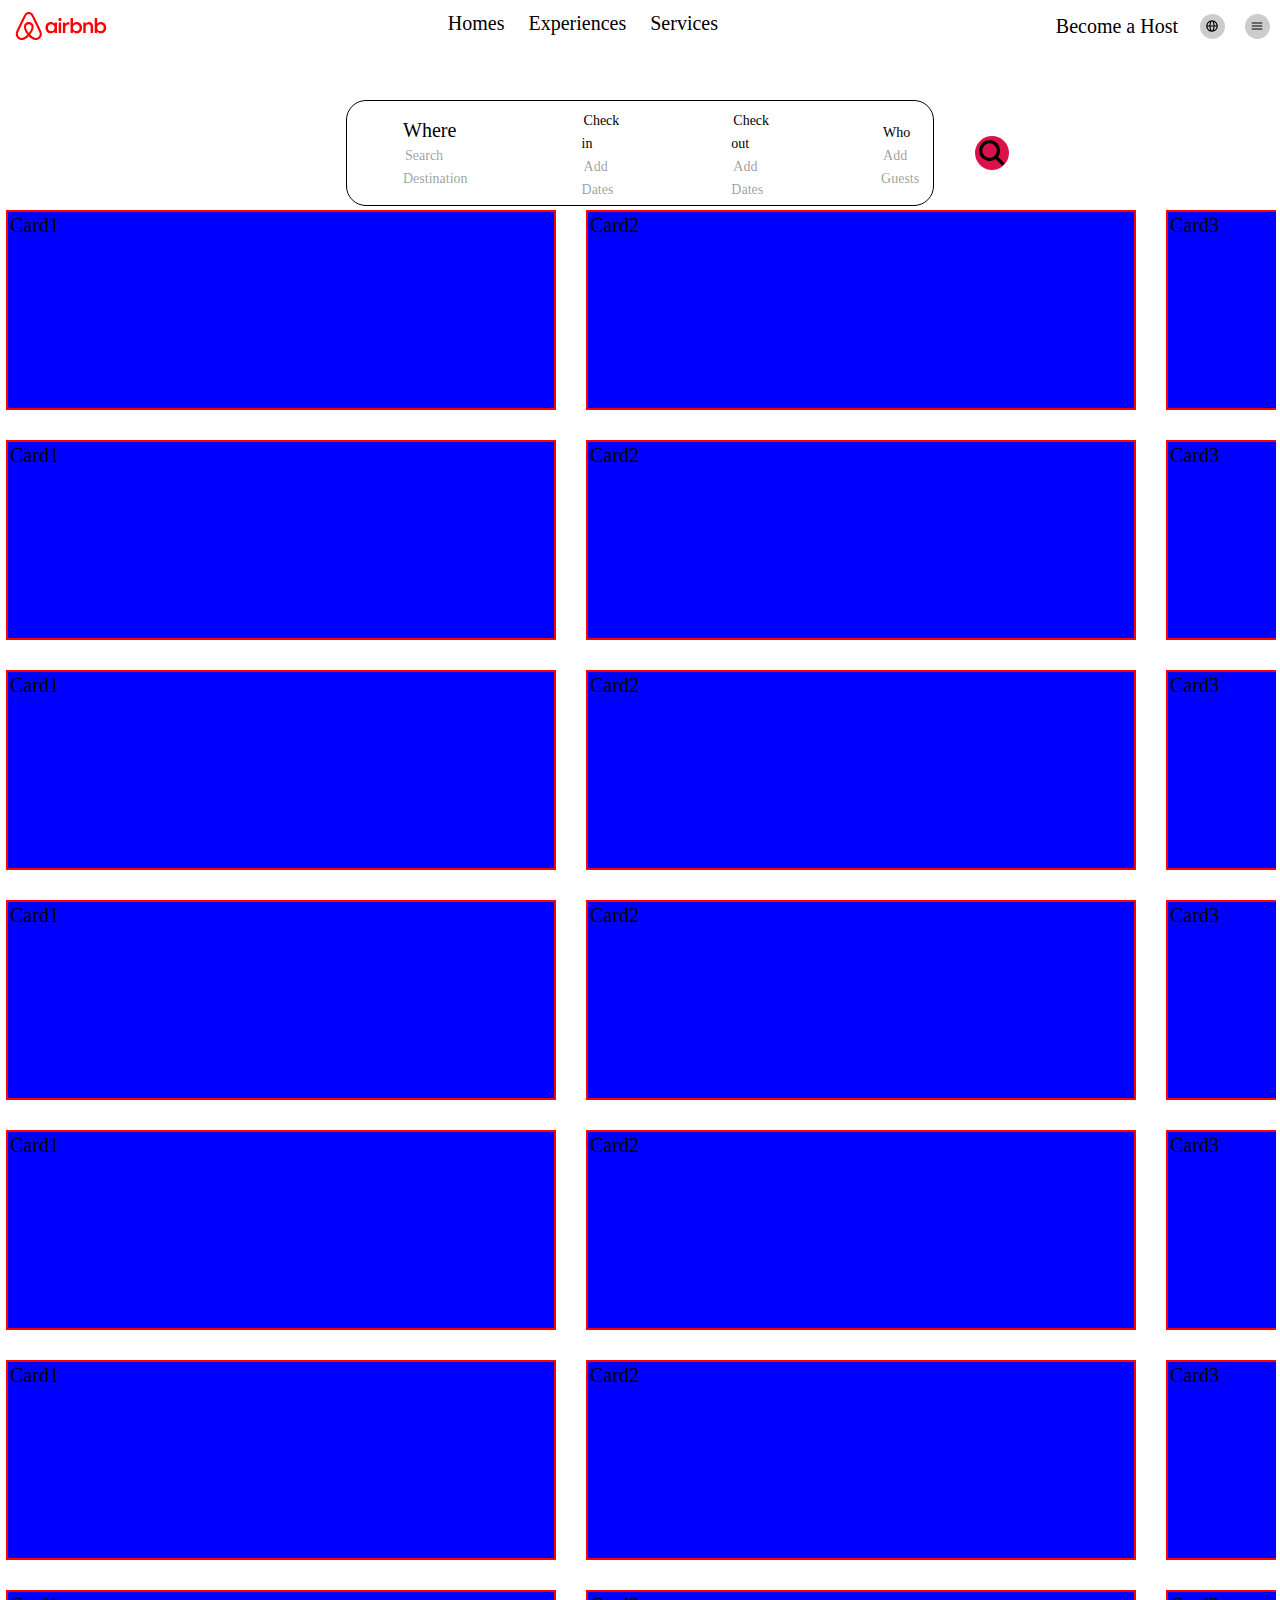
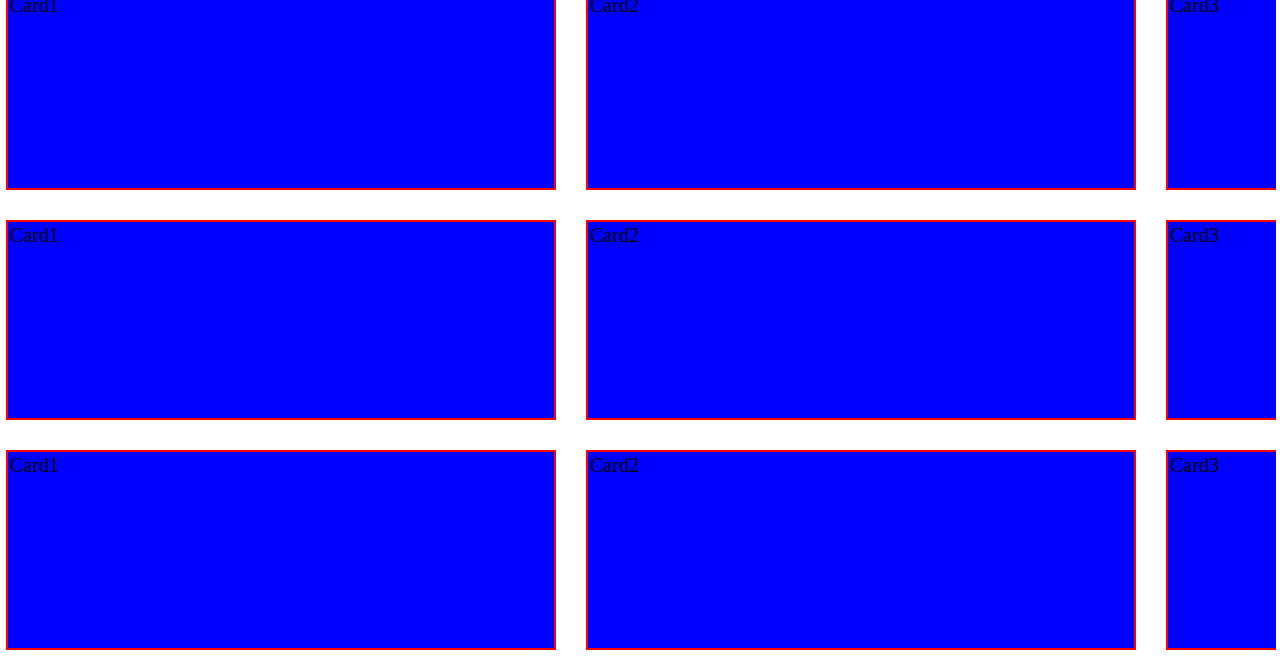
<file: index.html>
<!DOCTYPE html>
<html lang="en">
  <head>
    <meta charset="UTF-8" />
    <meta name="viewport" content="width=device-width, initial-scale=1.0" />
    <title>Document</title>
    <link rel="stylesheet" href="./style.css" />
  </head>
  <body>
    <div>
      <div class="nav_container">
        <div class="image">
          <svg
            width="102"
            height="32"
            viewBox="0 0 3490 1080"
            style="display: block"
          >
            <path
              d="M1494.71 456.953C1458.28 412.178 1408.46 389.892 1349.68 389.892C1233.51 389.892 1146.18 481.906 1146.18 605.892C1146.18 729.877 1233.51 821.892 1349.68 821.892C1408.46 821.892 1458.28 799.605 1494.71 754.83L1500.95 810.195H1589.84V401.588H1500.95L1494.71 456.953ZM1369.18 736.895C1295.33 736.895 1242.08 683.41 1242.08 605.892C1242.08 528.373 1295.33 474.888 1369.18 474.888C1443.02 474.888 1495.49 529.153 1495.49 605.892C1495.49 682.63 1443.8 736.895 1369.18 736.895ZM1656.11 810.195H1750.46V401.588H1656.11V810.195ZM948.912 666.715C875.618 506.859 795.308 344.664 713.438 184.809C698.623 155.177 670.554 98.2527 645.603 67.8412C609.736 24.1733 556.715 0.779785 502.915 0.779785C449.115 0.779785 396.094 24.1733 360.227 67.8412C335.277 98.2527 307.207 155.177 292.392 184.809C210.522 344.664 130.212 506.859 56.9187 666.715C47.5621 687.769 24.9504 737.675 16.3736 760.289C6.2373 787.581 0.779297 817.213 0.779297 846.845C0.779297 975.509 101.362 1079.22 235.473 1079.22C346.193 1079.22 434.3 1008.26 502.915 934.18C571.53 1008.26 659.638 1079.22 770.357 1079.22C904.468 1079.22 1005.83 975.509 1005.83 846.845C1005.83 817.213 999.593 787.581 989.457 760.289C980.88 737.675 958.268 687.769 948.912 666.715ZM502.915 810.195C447.555 738.455 396.094 649.56 396.094 577.819C396.094 506.079 446.776 470.209 502.915 470.209C559.055 470.209 610.516 508.419 610.516 577.819C610.516 647.22 558.275 738.455 502.915 810.195ZM770.357 998.902C688.362 998.902 618.032 941.557 555.741 872.656C619.966 792.541 690.826 679.121 690.826 577.819C690.826 458.513 598.04 389.892 502.915 389.892C407.79 389.892 315.784 458.513 315.784 577.819C315.784 679.098 386.145 792.478 450.144 872.593C387.845 941.526 317.491 998.902 235.473 998.902C146.586 998.902 81.0898 931.061 81.0898 846.845C81.0898 826.57 84.2087 807.856 91.2261 788.361C98.2436 770.426 120.855 720.52 130.212 701.025C203.505 541.17 282.256 380.534 364.126 220.679C378.941 191.047 403.891 141.921 422.605 119.307C442.877 94.3538 470.947 81.0975 502.915 81.0975C534.883 81.0975 562.953 94.3538 583.226 119.307C601.939 141.921 626.89 191.047 641.704 220.679C723.574 380.534 802.325 541.17 875.618 701.025C884.975 720.52 907.587 770.426 914.604 788.361C921.622 807.856 925.52 826.57 925.52 846.845C925.52 931.061 859.244 998.902 770.357 998.902ZM3285.71 389.892C3226.91 389.892 3175.97 413.098 3139.91 456.953V226.917H3045.56V810.195H3134.45L3140.69 754.83C3177.12 799.605 3226.94 821.892 3285.71 821.892C3401.89 821.892 3489.22 729.877 3489.22 605.892C3489.22 481.906 3401.89 389.892 3285.71 389.892ZM3266.22 736.895C3191.6 736.895 3139.91 682.63 3139.91 605.892C3139.91 529.153 3191.6 474.888 3266.22 474.888C3340.85 474.888 3393.32 528.373 3393.32 605.892C3393.32 683.41 3340.07 736.895 3266.22 736.895ZM2827.24 389.892C2766.15 389.892 2723.56 418.182 2699.37 456.953L2693.13 401.588H2604.24V810.195H2698.59V573.921C2698.59 516.217 2741.47 474.888 2800.73 474.888C2856.87 474.888 2888.84 513.097 2888.84 578.599V810.195H2983.19V566.903C2983.19 457.733 2923.15 389.892 2827.24 389.892ZM1911.86 460.072L1905.62 401.588H1816.73V810.195H1911.08V604.332C1911.08 532.592 1954.74 486.585 2027.26 486.585C2042.85 486.585 2058.44 488.144 2070.92 492.043V401.588C2059.22 396.91 2044.41 395.35 2028.04 395.35C1978.58 395.35 1936.66 421.177 1911.86 460.072ZM2353.96 389.892C2295.15 389.892 2244.21 413.098 2208.15 456.953V226.917H2113.8V810.195H2202.69L2208.93 754.83C2245.36 799.605 2295.18 821.892 2353.96 821.892C2470.13 821.892 2557.46 729.877 2557.46 605.892C2557.46 481.906 2470.13 389.892 2353.96 389.892ZM2334.46 736.895C2259.84 736.895 2208.15 682.63 2208.15 605.892C2208.15 529.153 2259.84 474.888 2334.46 474.888C2409.09 474.888 2461.56 528.373 2461.56 605.892C2461.56 683.41 2408.31 736.895 2334.46 736.895ZM1703.28 226.917C1669.48 226.917 1642.08 254.326 1642.08 288.13C1642.08 321.934 1669.48 349.343 1703.28 349.343C1737.09 349.343 1764.49 321.934 1764.49 288.13C1764.49 254.326 1737.09 226.917 1703.28 226.917Z"
              fill="currentcolor"
            ></path>
          </svg>
        </div>
        <div class="nav_link">
          <div>Homes</div>
          <div>Experiences</div>
          <div>Services</div>
        </div>
        <div class="second-navbar">
          <div class="navlinks">SHome</div>
          <div class="navlinks">SExperiences</div>
          <div class="navlinks">SServices</div>
        </div>
        <div class="nav_right">
          <span>Become a Host</span>
          <div class="globe">
            <svg
              xmlns="http://www.w3.org/2000/svg"
              viewBox="0 0 16 16"
              aria-hidden="true"
              role="presentation"
              focusable="false"
              style="
                display: block;
                height: 16px;
                width: 16px;
                fill: currentcolor;
              "
            >
              <path
                d="M8 .25a7.77 7.77 0 0 1 7.75 7.78 7.75 7.75 0 0 1-7.52 7.72h-.25A7.75 7.75 0 0 1 .25 8.24v-.25A7.75 7.75 0 0 1 8 .25zm1.95 8.5h-3.9c.15 2.9 1.17 5.34 1.88 5.5H8c.68 0 1.72-2.37 1.93-5.23zm4.26 0h-2.76c-.09 1.96-.53 3.78-1.18 5.08A6.26 6.26 0 0 0 14.17 9zm-9.67 0H1.8a6.26 6.26 0 0 0 3.94 5.08 12.59 12.59 0 0 1-1.16-4.7l-.03-.38zm1.2-6.58-.12.05a6.26 6.26 0 0 0-3.83 5.03h2.75c.09-1.83.48-3.54 1.06-4.81zm2.25-.42c-.7 0-1.78 2.51-1.94 5.5h3.9c-.15-2.9-1.18-5.34-1.89-5.5h-.07zm2.28.43.03.05a12.95 12.95 0 0 1 1.15 5.02h2.75a6.28 6.28 0 0 0-3.93-5.07z"
              ></path>
            </svg>
          </div>
          <div class="menu">
            <svg
              xmlns="http://www.w3.org/2000/svg"
              viewBox="0 0 32 32"
              aria-hidden="true"
              role="presentation"
              focusable="false"
              style="
                display: block;
                fill: none;
                height: 16px;
                width: 16px;
                stroke: currentcolor;
                stroke-width: 3;
                overflow: visible;
              "
            >
              <g fill="none"><path d="M2 16h28M2 24h28M2 8h28"></path></g>
            </svg>
          </div>
        </div>
      </div>
    </div>
    <div>
      <div class="main_items">
        <div class="Content a">
          <a href=""
            >Where<br /><span class="sideText">Search Destination</span></a
          >
        </div>
        <div class="lines"></div>
        <div class="Content">
          <a href=""
            ><span>Check in</span><br /><span class="sideText"
              >Add Dates</span
            ></a
          >
        </div>
        <div class="lines"></div>
        <div class="Content">
          <a href=""
            ><span>Check out</span><br /><span class="sideText"
              >Add Dates</span
            ></a
          >
        </div>
        <div class="lines"></div>
        <div class="Content">
          <a href=""
            ><span>Who</span><br /><span class="sideText">Add Guests</span></a
          >
        </div>
        <div class="searchIcon">
          <svg
            xmlns="http://www.w3.org/2000/svg"
            viewBox="0 0 32 32"
            style="
              display: block;
              fill: none;
              height: 30px;
              width: 30px;
              stroke: currentColor;
              stroke-width: 4;
              overflow: visible;
            "
            aria-hidden="true"
            role="presentation"
            focusable="false"
          >
            <path
              fill="none"
              d="M13 24a11 11 0 1 0 0-22 11 11 0 0 0 0 22zm8-3 9 9"
            ></path>
          </svg>
        </div>
      </div>
    </div>
    <div class="bodyClass">
      <div class="cards">Card1</div>
      <div class="cards">Card2</div>
      <div class="cards">Card3</div>
      <div class="cards">Card4</div>
      <div class="cards">Card5</div>
      <div class="cards">Card1</div>
      <div class="cards">Card2</div>
      <div class="cards">Card3</div>
      <div class="cards">Card4</div>
      <div class="cards">Card5</div>
      <div class="cards">Card1</div>
      <div class="cards">Card2</div>
      <div class="cards">Card3</div>
      <div class="cards">Card4</div>
      <div class="cards">Card5</div>
      <div class="cards">Card1</div>
      <div class="cards">Card2</div>
      <div class="cards">Card3</div>
      <div class="cards">Card4</div>
      <div class="cards">Card5</div>
      <div class="cards">Card1</div>
      <div class="cards">Card2</div>
      <div class="cards">Card3</div>
      <div class="cards">Card4</div>
      <div class="cards">Card5</div>
      <div class="cards">Card1</div>
      <div class="cards">Card2</div>
      <div class="cards">Card3</div>
      <div class="cards">Card4</div>
      <div class="cards">Card5</div>
      <div class="cards">Card1</div>
      <div class="cards">Card2</div>
      <div class="cards">Card3</div>
      <div class="cards">Card4</div>
      <div class="cards">Card5</div>
      <div class="cards">Card1</div>
      <div class="cards">Card2</div>
      <div class="cards">Card3</div>
      <div class="cards">Card4</div>
      <div class="cards">Card5</div>
      <div class="cards">Card1</div>
      <div class="cards">Card2</div>
      <div class="cards">Card3</div>
      <div class="cards">Card4</div>
      <div class="cards">Card5</div>
    </div>
  </body>
  <script>
    console.log(document.URL);
  </script>
  <script src="main.js"></script>
</html>
</file>
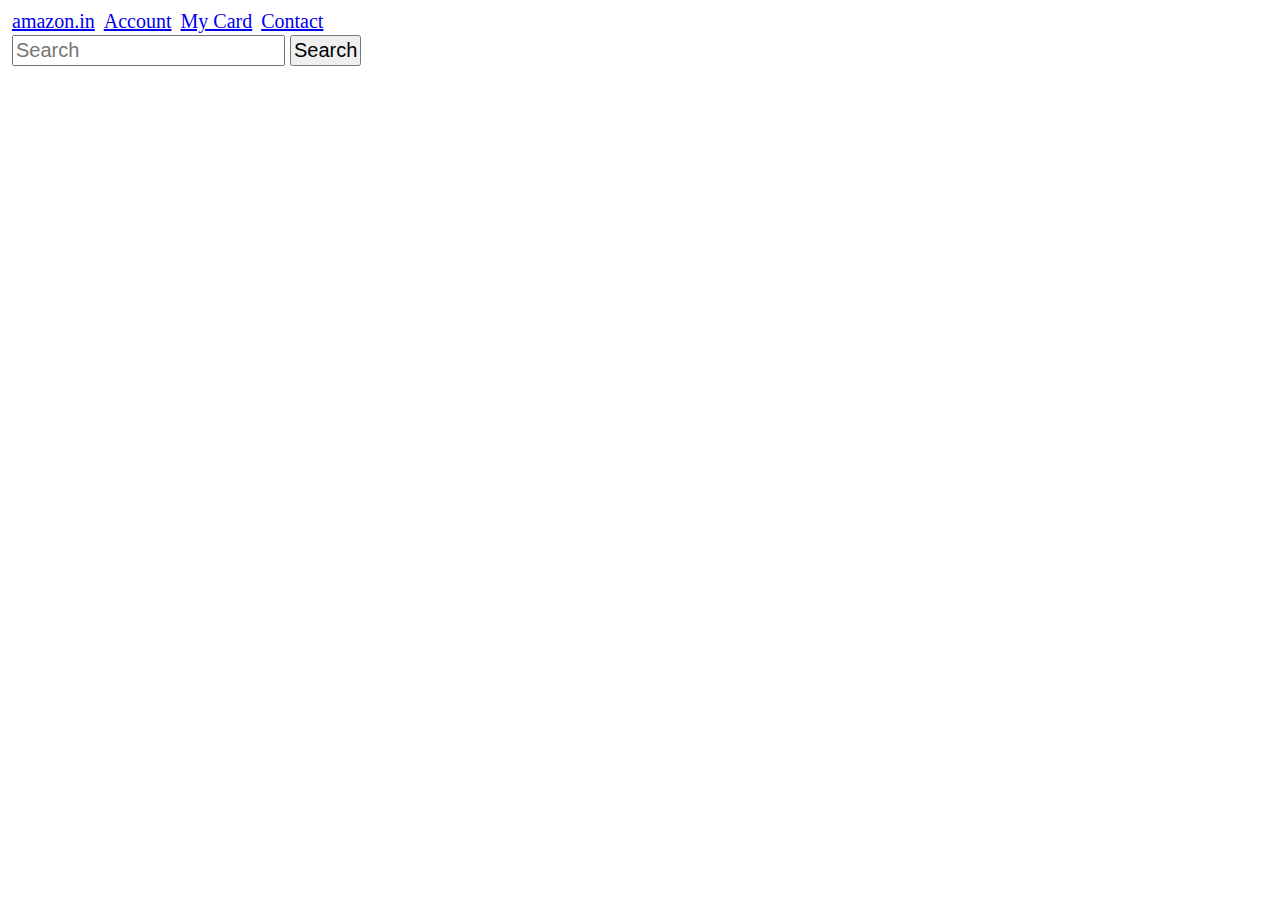
<file: CSS/index.html>
<!DOCTYPE html>
<html lang="en">
  <head>
    <meta charset="UTF-8" />
    <meta name="viewport" content="width=device-width, initial-scale=1.0" />
    <title>Document</title>
    <link rel="stylesheet" href="/style.css" />
    <!-- <style>
      button {
        background-color: blue;
      }
    </style> -->
  </head>
  <body>
    <main>
      <!-- <div id="box">This is a div</div>
      <h1 class="heading">Heading 1</h1>
      <h2 class="heading">Heading 2</h2>
      <h3 class="heading">Heading 3</h3>
      <button>Click Me!</button> -->
      <!-- <h1>heading</h1>
      <p>
        Lorem ipsum dolor, sit amet consectetur adipisicing elit. Aliquam
        voluptatum maxime incidunt, dignissimos, atque vitae iusto voluptatibus
        soluta consequuntur minima fuga labore ipsum illum modi recusandae et
        nisi! Quisquam, ducimus? Accusamus, voluptas vitae itaque minus sed
        eligendi necessitatibus nulla quos perferendis, cum quas odit facilis
        enim corrupti nobis natus qui magnam alias quae error. Dolor quis
        laudantium fugiat explicabo ut. Vel ullam, nemo libero beatae blanditiis
        doloribus quia voluptatibus, earum error veniam perspiciatis sequi
        ratione rem? Sit voluptas nam eum quae laborum. Sequi distinctio
        exercitationem repellat odit nostrum ex velit? Nemo, corporis laborum
        nisi esse totam, repellendus impedit temporibus odio inventore modi,
        asperiores tenetur nam vel tempore nulla ex quos facilis. Qui
        repellendus perspiciatis debitis ducimus, suscipit officiis ratione
        nobis? Hic dolores suscipit error, inventore, deserunt vero non, enim
        eum eaque consectetur vitae sapiente! Fugiat adipisci eos accusamus
        provident sapiente reprehenderit voluptate quibusdam, tenetur, at totam
        fugit dolorum eveniet recusandae!
      </p>
      <div id="outer">
        Outer
        <div id="inner">Inner</div>
      </div>
      <div id="box">Box</div> -->
      <div id="container">
        <div class="nav">
          <a class="logo" href="#">amazon.in</a>
          <a href="#">Account</a>
          <a href="#">My Card</a>
          <a href="#">Contact</a>
          <div class="search">
            <input type="text" placeholder="Search" />
            <button id="btn">Search</button>
          </div>
        </div>
      </div>
    </main>
  </body>
</html>
</file>
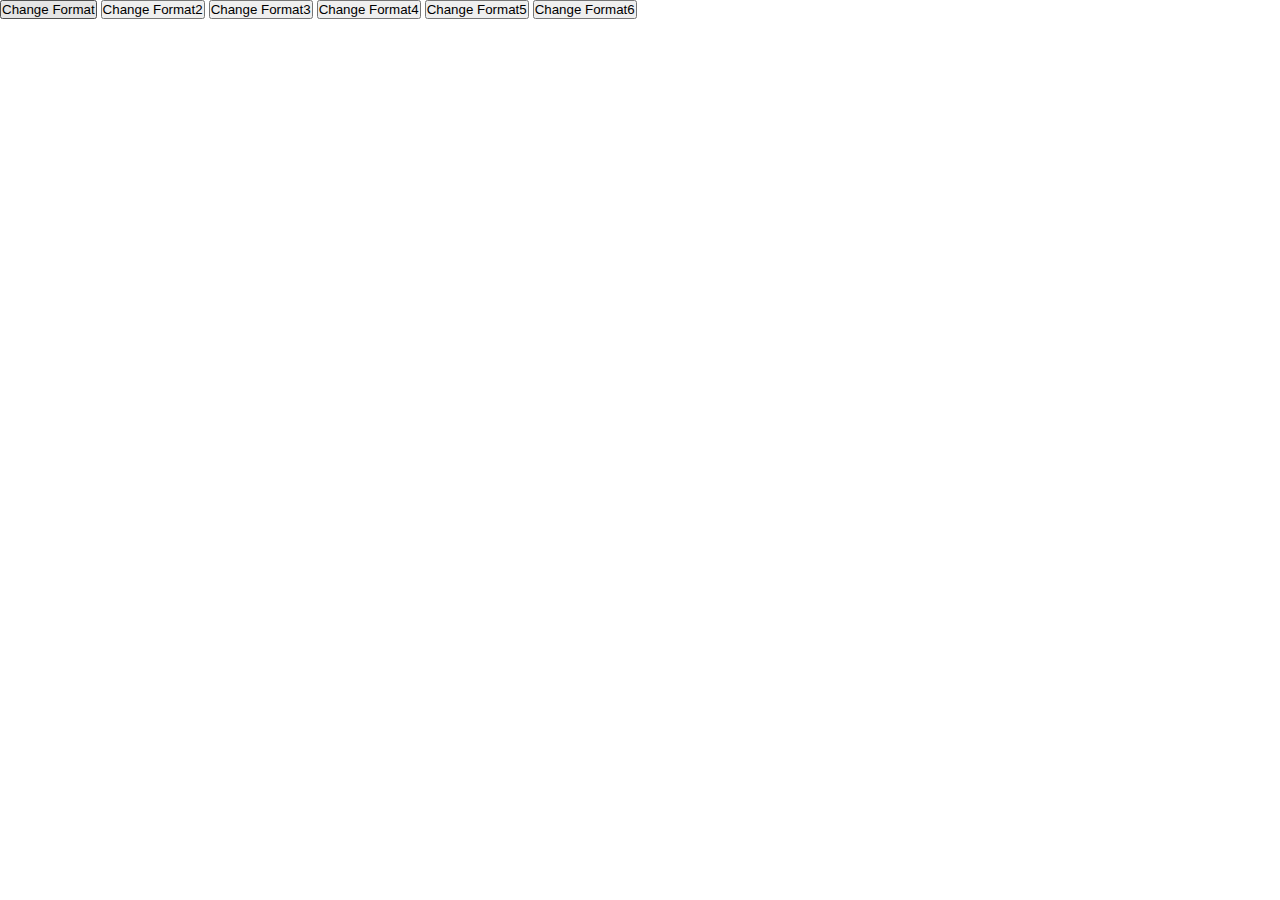
<file: dommanipulation/index.html>
<!DOCTYPE html>
<html lang="en">
  <head>
    <meta charset="UTF-8" />
    <meta name="viewport" content="width=device-width, initial-scale=1.0" />
    <title>Document</title>
    <link rel="stylesheet" href="style.css" />
  </head>
  <body>
    <!-- <button onclick="reset()">Click Here if you are a guy</button> -->
    <!-- <button onclick="changeText()">Click here if you are a girl</button> -->
    <button onclick="btn(btn1)" class="test active">Change Format</button>
    <button onclick="btn(btn2)" class="test">Change Format2</button>
    <button onclick="btn(btn3)" class="test">Change Format3</button>
    <button onclick="btn(btn4)" class="test">Change Format4</button>
    <button onclick="btn(btn5)" class="test">Change Format5</button>
    <button onclick="btn(btn6)" class="test">Change Format6</button>
    <!-- <p id="changeIt">This <a href="target.html">is</a> old paragraph</p> -->

    <script src="main.js"></script>
  </body>
</html>
</file>
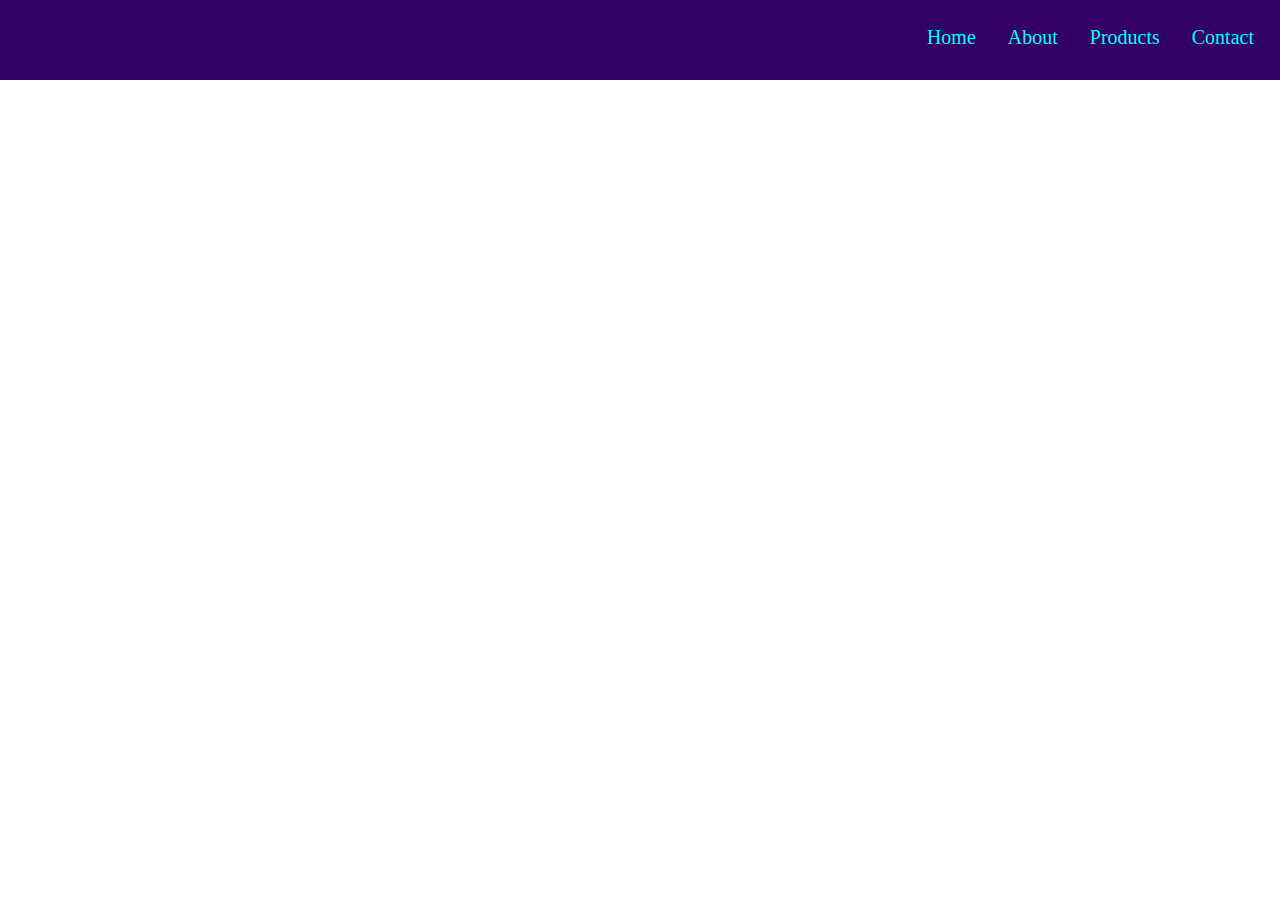
<file: training/index.html>
<!-- <!DOCTYPE html>
<html lang="en">
  <head>
    <meta charset="UTF-8" />
    <meta name="viewport" content="width=device-width, initial-scale=1.0" />
    <title>Document</title>
    <link rel="stylesheet" href="./style.css" />
  </head>
  <body>
    <main>
      <div id="container">
        <div class="main_container">
          <div class="image_container">
            <img src="/images/boat.jpg" alt="Boat" />
          </div>
          <div class="content_container">
            Content<br />
            Container Name<br />
            <pre> 1.7M Views.&nbsp;2 years ago</pre>
          </div>
        </div>
      </div>
    </main>
  </body>
</html> -->

<!--Second Class-->

<!DOCTYPE html>
<html lang="en">
  <head>
    <meta charset="UTF-8" />
    <meta name="viewport" content="width=device-width, initial-scale=1.0" />
    <title>Document</title>
    <link rel="stylesheet" href="style.css" />
  </head>
  <body>
    <main>
      <div class="container">
        <div class="nav_bar">
          <a href="#">Home</a>
          <a href="#">About</a>
          <a href="#">Products</a>
          <a href="#">Contact</a>
        </div>
      </div>
    </main>
  </body>
</html>
</file>
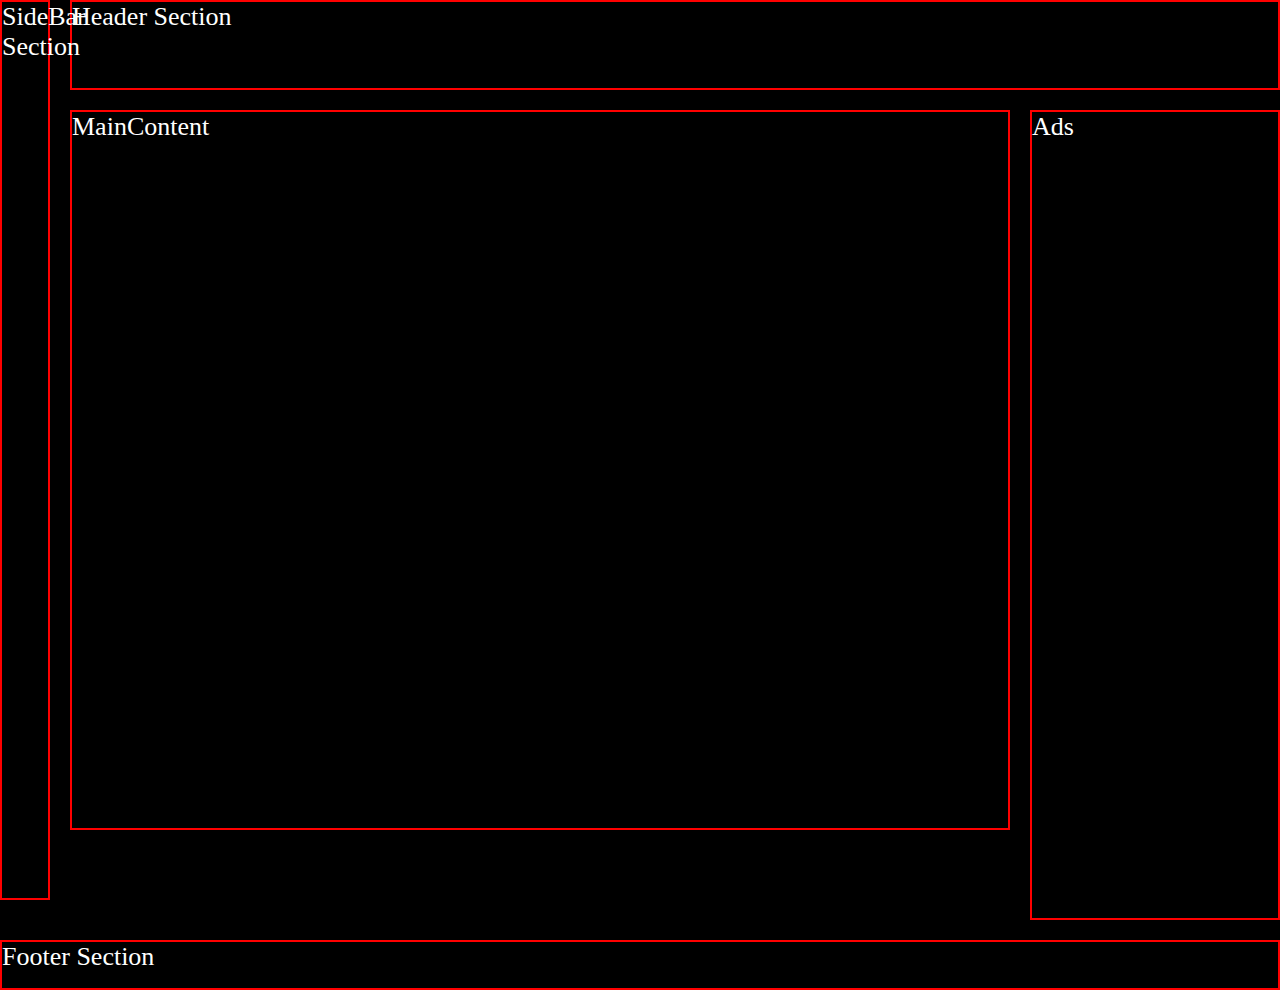
<file: gridlearing/another/index.html>
<!DOCTYPE html>
<html lang="en">
  <head>
    <meta charset="UTF-8" />
    <meta name="viewport" content="width=device-width, initial-scale=1.0" />
    <title>MERN-CLASS-4</title>
    <link rel="stylesheet" href="./style.css" />
  </head>
  <body>
    <div class="container">
      <div class="items header">Header Section</div>
      <div class="items sidebar">SideBar Section</div>
      <div class="items maincontent">MainContent</div>
      <div class="items aside">Ads</div>
      <div class="items footer">Footer Section</div>
    </div>
  </body>
</html>
</file>
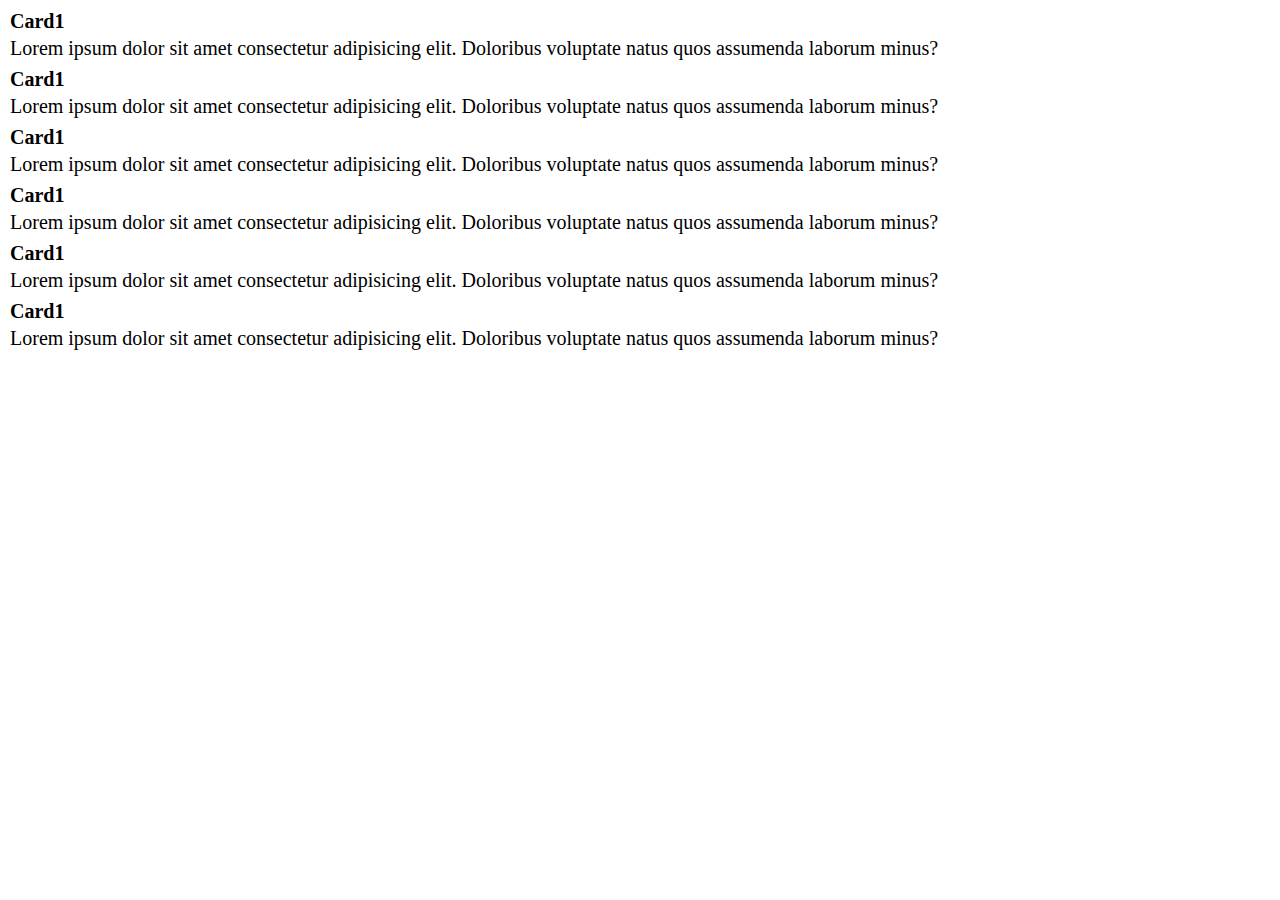
<file: gridlearing/csscards/index.html>
<!DOCTYPE html>
<html lang="en">
  <head>
    <meta charset="UTF-8" />
    <meta name="viewport" content="width=device-width, initial-scale=1.0" />
    <title>Document</title>
    <link rel="stylesheet" href="/style.css"
  </head>
  <body>
    <div class="main">
      <div class="item">
        <h2>Card1</h2>
        <p>
          Lorem ipsum dolor sit amet consectetur adipisicing elit. Doloribus
          voluptate natus quos assumenda laborum minus?
        </p>
      </div>
      <div class="item">
        <h2>Card1</h2>
        <p>
          Lorem ipsum dolor sit amet consectetur adipisicing elit. Doloribus
          voluptate natus quos assumenda laborum minus?
        </p>
      </div>
      <div class="item">
        <h2>Card1</h2>
        <p>
          Lorem ipsum dolor sit amet consectetur adipisicing elit. Doloribus
          voluptate natus quos assumenda laborum minus?
        </p>
      </div>
      <div class="item">
        <h2>Card1</h2>
        <p>
          Lorem ipsum dolor sit amet consectetur adipisicing elit. Doloribus
          voluptate natus quos assumenda laborum minus?
        </p>
      </div>
      <div class="item">
        <h2>Card1</h2>
        <p>
          Lorem ipsum dolor sit amet consectetur adipisicing elit. Doloribus
          voluptate natus quos assumenda laborum minus?
        </p>
      </div>
      <div class="item">
        <h2>Card1</h2>
        <p>
          Lorem ipsum dolor sit amet consectetur adipisicing elit. Doloribus
          voluptate natus quos assumenda laborum minus?
        </p>
      </div>
    </div>
  </body>
</html>
</file>
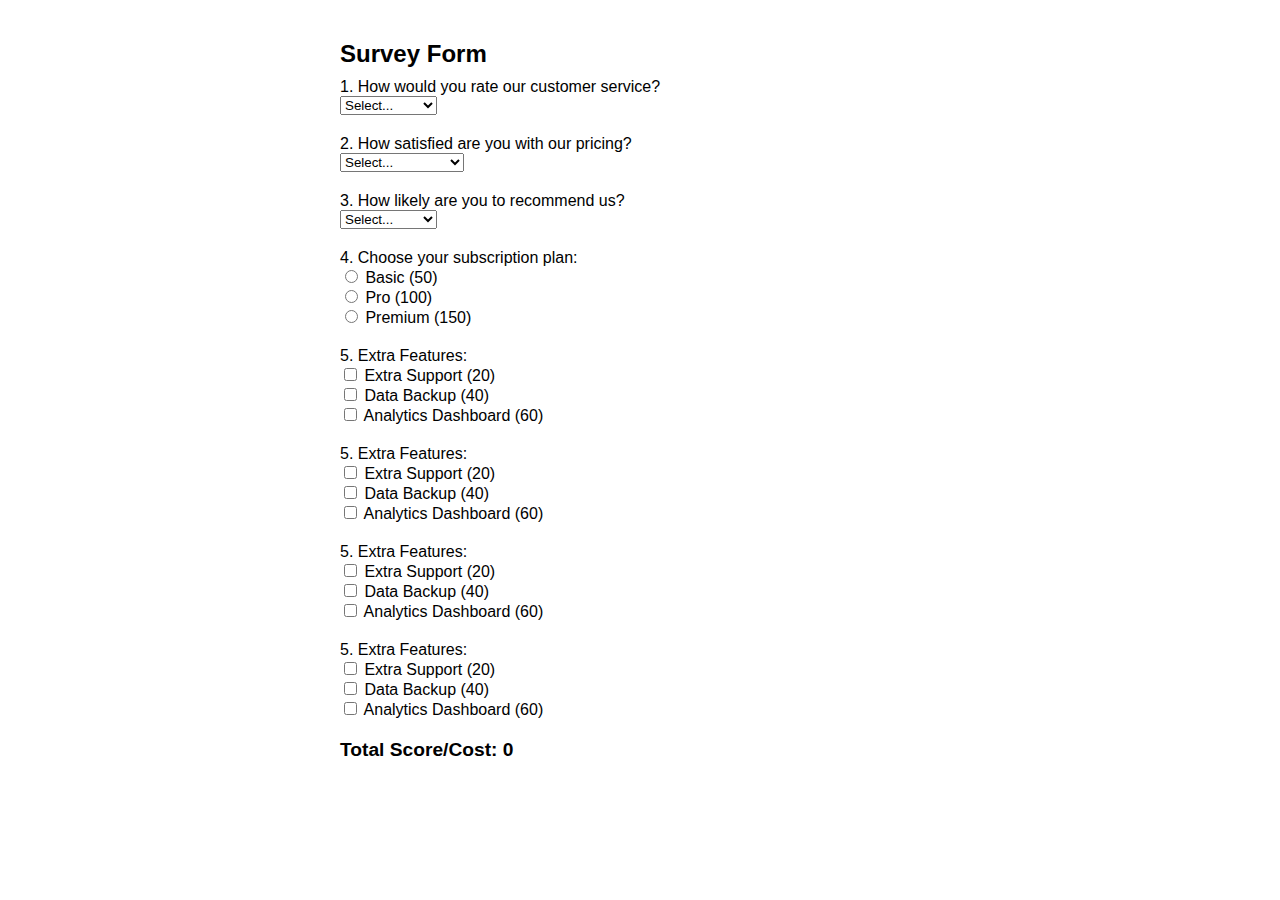
<file: gridlearing/gridmenu/index.html>
<!DOCTYPE html>
<html lang="en">
  <head>
    <meta charset="UTF-8" />
    <title>Multi-question Scoring Form</title>
    <style>
      body {
        font-family: Arial;
        padding: 20px;
        max-width: 600px;
        margin: auto;
      }
      h2 {
        margin-bottom: 10px;
      }
      .question {
        margin-bottom: 20px;
      }
      .total {
        font-weight: bold;
        font-size: 1.2em;
        margin-top: 20px;
      }
    </style>
  </head>
  <body>
    <h2>Survey Form</h2>

    <form id="scoreForm">
      <!-- Question 1 -->
      <div class="question">
        <label>1. How would you rate our customer service?</label><br />
        <select name="q1" class="question-select">
          <option value="0">Select...</option>
          <option value="1">Poor (1)</option>
          <option value="3">Good (3)</option>
          <option value="5">Excellent (5)</option>
        </select>
      </div>

      <!-- Question 2 -->
      <div class="question">
        <label>2. How satisfied are you with our pricing?</label><br />
        <select name="q2" class="question-select">
          <option value="0">Select...</option>
          <option value="1">Not Satisfied (1)</option>
          <option value="3">Okay (3)</option>
          <option value="5">Very Satisfied (5)</option>
        </select>
      </div>

      <!-- Question 3 -->
      <div class="question">
        <label>3. How likely are you to recommend us?</label><br />
        <select name="q3" class="question-select">
          <option value="0">Select...</option>
          <option value="1">Unlikely (1)</option>
          <option value="3">Maybe (3)</option>
          <option value="5">Definitely (5)</option>
        </select>
      </div>

      <!-- Question 4 -->
      <div class="question">
        <label>4. Choose your subscription plan:</label><br />
        <input type="radio" name="plan" value="50" /> Basic (50)<br />
        <input type="radio" name="plan" value="100" /> Pro (100)<br />
        <input type="radio" name="plan" value="150" /> Premium (150)
      </div>

      <!-- Additional Features -->
      <div class="question">
        <label>5. Extra Features:</label><br />
        <input type="checkbox" name="extras" value="20" /> Extra Support (20)<br />
        <input type="checkbox" name="extras" value="40" /> Data Backup (40)<br />
        <input type="checkbox" name="extras" value="60" /> Analytics Dashboard
        (60)
      </div>
      <div class="question">
        <label>5. Extra Features:</label><br />
        <input type="checkbox" name="extras" value="20" /> Extra Support (20)<br />
        <input type="checkbox" name="extras" value="40" /> Data Backup (40)<br />
        <input type="checkbox" name="extras" value="60" /> Analytics Dashboard
        (60)
      </div>
      <div class="question">
        <label>5. Extra Features:</label><br />
        <input type="checkbox" name="extras" value="20" /> Extra Support (20)<br />
        <input type="checkbox" name="extras" value="40" /> Data Backup (40)<br />
        <input type="checkbox" name="extras" value="60" /> Analytics Dashboard
        (60)
      </div>
      <div class="question">
        <label>5. Extra Features:</label><br />
        <input type="checkbox" name="extras" value="20" /> Extra Support (20)<br />
        <input type="checkbox" name="extras" value="40" /> Data Backup (40)<br />
        <input type="checkbox" name="extras" value="60" /> Analytics Dashboard
        (60)
      </div>

      <!-- Total Score -->
      <div class="total">Total Score/Cost: <span id="total">0</span></div>
    </form>

    <script>
      const form = document.getElementById("scoreForm");
      const totalDisplay = document.getElementById("total");

      form.addEventListener("change", () => {
        let total = 0;

        // Select questions
        document.querySelectorAll(".question-select").forEach((select) => {
          total += parseInt(select.value) || 0;
        });

        // Radio group (plan)
        const selectedPlan = document.querySelector(
          'input[name="plan"]:checked'
        );
        if (selectedPlan) {
          total += parseInt(selectedPlan.value) || 0;
        }

        // Checkboxes (extras)
        document
          .querySelectorAll('input[name="extras"]:checked')
          .forEach((checkbox) => {
            total += parseInt(checkbox.value) || 0;
          });

        // Show total
        totalDisplay.textContent = total;
      });
    </script>
  </body>
</html>
</file>
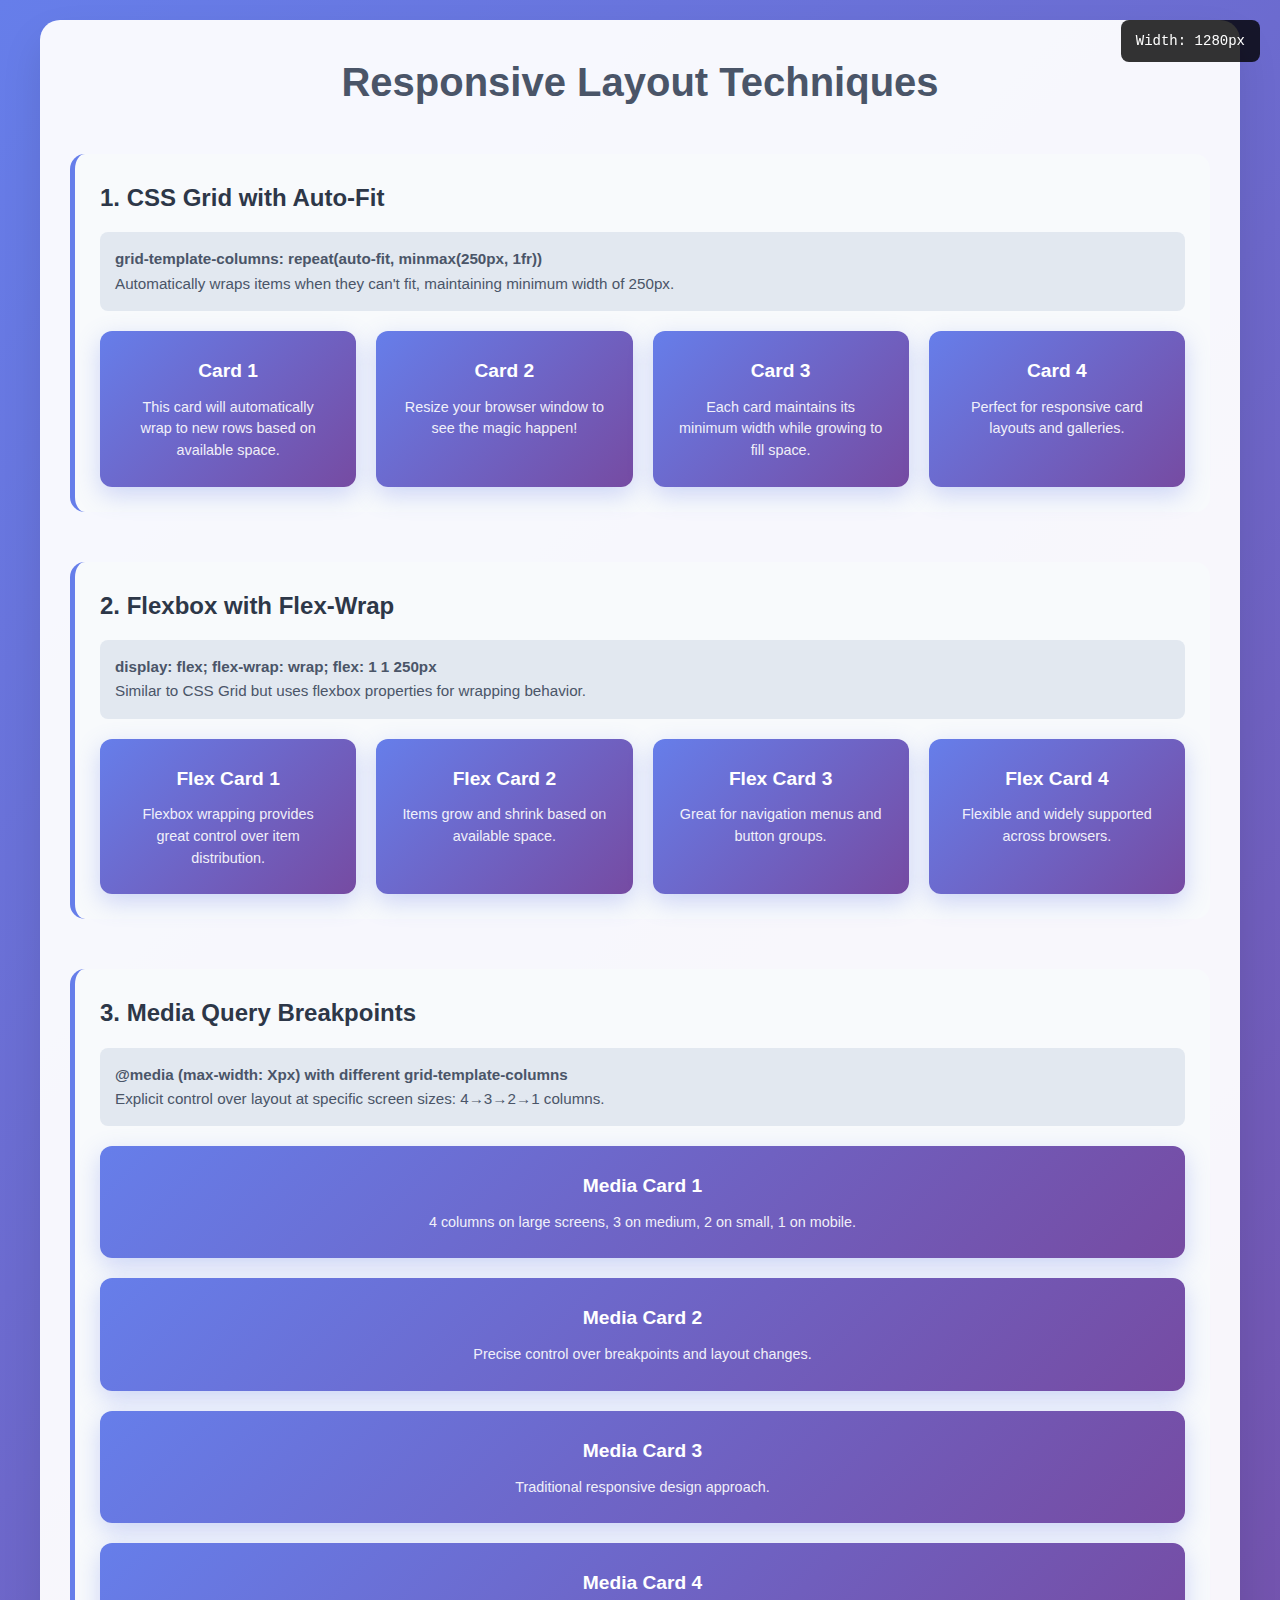
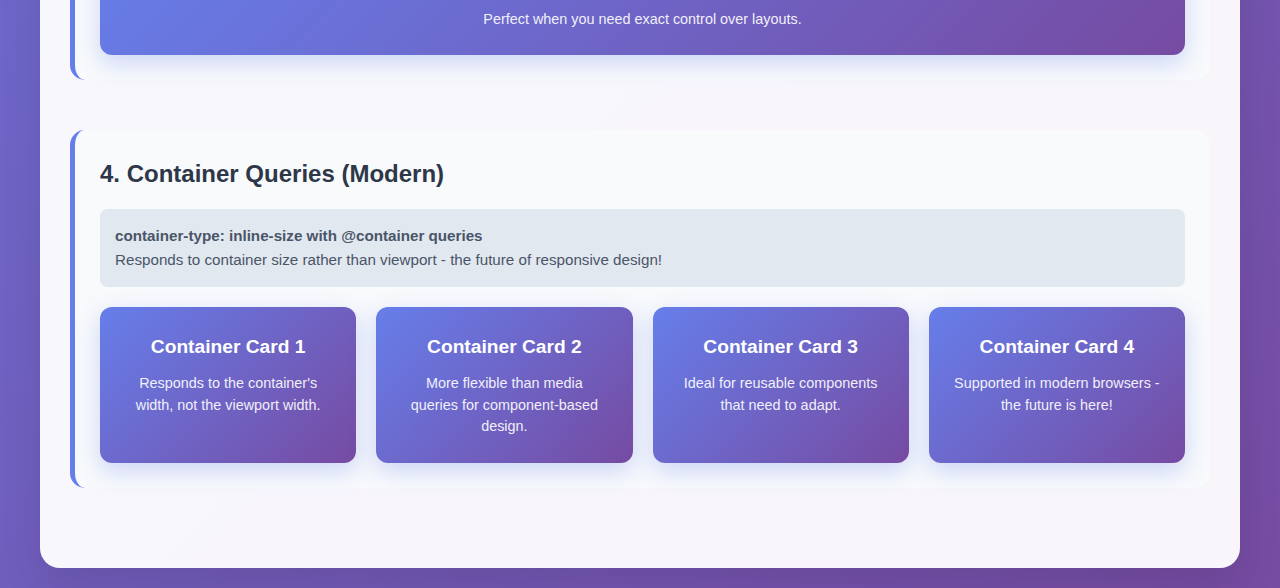
<file: grid__.html>
<!DOCTYPE html>
<html lang="en">
<head>
    <meta charset="UTF-8">
    <meta name="viewport" content="width=device-width, initial-scale=1.0">
    <title>Responsive Layout Techniques</title>
    <style>
        * {
            margin: 0;
            padding: 0;
            box-sizing: border-box;
        }

        body {
            font-family: 'Segoe UI', Tahoma, Geneva, Verdana, sans-serif;
            line-height: 1.6;
            color: #333;
            background: linear-gradient(135deg, #667eea 0%, #764ba2 100%);
            min-height: 100vh;
            padding: 20px;
        }

        .main-container {
            max-width: 1200px;
            margin: 0 auto;
            background: rgba(255, 255, 255, 0.95);
            border-radius: 20px;
            padding: 30px;
            box-shadow: 0 20px 40px rgba(0, 0, 0, 0.1);
        }

        h1 {
            text-align: center;
            margin-bottom: 40px;
            color: #4a5568;
            font-size: 2.5rem;
            font-weight: 700;
        }

        .section {
            margin-bottom: 50px;
            background: #f8fafc;
            border-radius: 15px;
            padding: 25px;
            border-left: 5px solid #667eea;
        }

        .section-title {
            font-size: 1.5rem;
            margin-bottom: 15px;
            color: #2d3748;
            font-weight: 600;
        }

        .description {
            margin-bottom: 20px;
            color: #4a5568;
            background: #e2e8f0;
            padding: 15px;
            border-radius: 8px;
            font-size: 0.95rem;
        }

        /* CSS Grid Auto-Fit */
        .grid-auto-fit {
            display: grid;
            grid-template-columns: repeat(auto-fit, minmax(250px, 1fr));
            gap: 20px;
        }

        /* Flexbox Wrap */
        .flex-wrap {
            display: flex;
            flex-wrap: wrap;
            gap: 20px;
        }

        .flex-wrap .item {
            flex: 1 1 250px;
            min-width: 0;
        }

        /* Media Query Grid */
        .media-grid {
            display: grid;
            grid-template-columns: repeat(4, 1fr);
            gap: 20px;
        }

        @media (max-width: 900px) {
            .media-grid {
                grid-template-columns: repeat(3, 1fr);
            }
        }

        @media (max-width: 700px) {
            .media-grid {
                grid-template-columns: repeat(2, 1fr);
            }
        }
 
        @media (min-width: 500px) {
            .media-grid {
                grid-template-columns: 1fr;
            }
        }

        .container-query {
            container-type: inline-size;
            display: grid;
            grid-template-columns: repeat(auto-fit, minmax(250px, 1fr));
            gap: 20px;
        }

        @container (max-width: 600px) {
            .container-query {
                grid-template-columns: 1fr;
            }
        }

        /* Card Styles */
        .item {
            background: linear-gradient(135deg, #667eea 0%, #764ba2 100%);
            color: white;
            padding: 25px;
            border-radius: 12px;
            text-align: center;
            box-shadow: 0 8px 25px rgba(102, 126, 234, 0.3);
            transition: all 0.3s ease;
            position: relative;
            overflow: hidden;
        }

        .item::before {
            content: '';
            position: absolute;
            top: 0;
            left: -100%;
            width: 100%;
            height: 100%;
            background: linear-gradient(90deg, transparent, rgba(255,255,255,0.2), transparent);
            transition: left 0.5s;
        }

        .item:hover::before {
            left: 100%;
        }

        .item:hover {
            transform: translateY(-5px);
            box-shadow: 0 15px 35px rgba(102, 126, 234, 0.4);
        }

        .item h3 {
            margin-bottom: 10px;
            font-size: 1.2rem;
            font-weight: 600;
        }

        .item p {
            font-size: 0.9rem;
            opacity: 0.9;
            line-height: 1.5;
        }

        /* Width indicator */
        .width-indicator {
            position: fixed;
            top: 20px;
            right: 20px;
            background: rgba(0, 0, 0, 0.8);
            color: white;
            padding: 10px 15px;
            border-radius: 8px;
            font-family: monospace;
            font-size: 14px;
            z-index: 1000;
        }

        /* Responsive adjustments */
        @media (max-width: 768px) {
            .main-container {
                padding: 20px;
                margin: 10px;
            }
            
            h1 {
                font-size: 2rem;
            }
            
            .section {
                padding: 20px;
            }
        }
    </style>
</head>
<body>
    <div class="width-indicator" id="widthIndicator">
        Width: <span id="currentWidth"></span>px
    </div>

    <div class="main-container">
        <h1>Responsive Layout Techniques</h1>
        
        <div class="section">
            <h2 class="section-title">1. CSS Grid with Auto-Fit</h2>
            <div class="description">
                <strong>grid-template-columns: repeat(auto-fit, minmax(250px, 1fr))</strong><br>
                Automatically wraps items when they can't fit, maintaining minimum width of 250px.
            </div>
            <div class="grid-auto-fit">
                <div class="item">
                    <h3>Card 1</h3>
                    <p>This card will automatically wrap to new rows based on available space.</p>
                </div>
                <div class="item">
                    <h3>Card 2</h3>
                    <p>Resize your browser window to see the magic happen!</p>
                </div>
                <div class="item">
                    <h3>Card 3</h3>
                    <p>Each card maintains its minimum width while growing to fill space.</p>
                </div>
                <div class="item">
                    <h3>Card 4</h3>
                    <p>Perfect for responsive card layouts and galleries.</p>
                </div>
            </div>
        </div>

        <div class="section">
            <h2 class="section-title">2. Flexbox with Flex-Wrap</h2>
            <div class="description">
                <strong>display: flex; flex-wrap: wrap; flex: 1 1 250px</strong><br>
                Similar to CSS Grid but uses flexbox properties for wrapping behavior.
            </div>
            <div class="flex-wrap">
                <div class="item">
                    <h3>Flex Card 1</h3>
                    <p>Flexbox wrapping provides great control over item distribution.</p>
                </div>
                <div class="item">
                    <h3>Flex Card 2</h3>
                    <p>Items grow and shrink based on available space.</p>
                </div>
                <div class="item">
                    <h3>Flex Card 3</h3>
                    <p>Great for navigation menus and button groups.</p>
                </div>
                <div class="item">
                    <h3>Flex Card 4</h3>
                    <p>Flexible and widely supported across browsers.</p>
                </div>
            </div>
        </div>

        <div class="section">
            <h2 class="section-title">3. Media Query Breakpoints</h2>
            <div class="description">
                <strong>@media (max-width: Xpx) with different grid-template-columns</strong><br>
                Explicit control over layout at specific screen sizes: 4→3→2→1 columns.
            </div>
            <div class="media-grid">
                <div class="item">
                    <h3>Media Card 1</h3>
                    <p>4 columns on large screens, 3 on medium, 2 on small, 1 on mobile.</p>
                </div>
                <div class="item">
                    <h3>Media Card 2</h3>
                    <p>Precise control over breakpoints and layout changes.</p>
                </div>
                <div class="item">
                    <h3>Media Card 3</h3>
                    <p>Traditional responsive design approach.</p>
                </div>
                <div class="item">
                    <h3>Media Card 4</h3>
                    <p>Perfect when you need exact control over layouts.</p>
                </div>
            </div>
        </div>

        <div class="section">
            <h2 class="section-title">4. Container Queries (Modern)</h2>
            <div class="description">
                <strong>container-type: inline-size with @container queries</strong><br>
                Responds to container size rather than viewport - the future of responsive design!
            </div>
            <div class="container-query">
                <div class="item">
                    <h3>Container Card 1</h3>
                    <p>Responds to the container's width, not the viewport width.</p>
                </div>
                <div class="item">
                    <h3>Container Card 2</h3>
                    <p>More flexible than media queries for component-based design.</p>
                </div>
                <div class="item">
                    <h3>Container Card 3</h3>
                    <p>Ideal for reusable components that need to adapt.</p>
                </div>
                <div class="item">
                    <h3>Container Card 4</h3>
                    <p>Supported in modern browsers - the future is here!</p>
                </div>
            </div>
        </div>
    </div>

    <script>
        // Update width indicator
        function updateWidth() {
            const width = window.innerWidth;
            document.getElementById('currentWidth').textContent = width;
        }

        updateWidth();
        window.addEventListener('resize', updateWidth);

        // Add some interactive feedback
        document.querySelectorAll('.item').forEach(item => {
            item.addEventListener('click', function() {
                this.style.transform = 'scale(0.95)';
                setTimeout(() => {
                    this.style.transform = '';
                }, 150);
            });
        });
    </script>
</body>
</html>
</file>
<file: style.css>
* {
  margin: 0;
  padding: 0;
  box-sizing: border-box;
  font-size: 20px;
  padding: 2px;
}
.image {
  color: red;
}
.nav_container {
  display: flex;
  justify-content: space-between;
}
.nav_link {
  display: flex;
  gap: 20px;
}
.nav_right {
  display: flex;
  gap: 20px;
  align-items: center;
}
.globe {
  display: flex;
  justify-content: center;
  align-items: center;
  padding: 4px;
  border-radius: 100%;
  height: 25px;
  width: 25px;
  background-color: rgb(204, 204, 204);
}
.menu {
  display: flex;
  justify-content: center;
  align-items: center;
  padding: 4px;
  border-radius: 100%;
  height: 25px;
  width: 25px;
  background-color: rgb(204, 204, 204);
}
.main_items {
  display: flex;
  border: 0.1px solid black;
  justify-content: space-between;
  align-items: center;
  margin-left: 340px;
  margin-right: 340px;
  border-end-end-radius: 20px;
  border-start-end-radius: 20px;
  border-start-start-radius: 20px;
  border-end-start-radius: 20px;
  margin-top: 50px;
}
.main_items a {
  text-decoration: none;
  color: black;
  margin-left: 50px;
  margin-right: 50px;
}
.sideText {
  color: rgba(0, 0, 0, 0.4);
  font-size: 5px;
}
.main_items span {
  font-size: 14px;
  margin: 0;
}
.lines {
  width: 20px;
  height: 10px;
  /* font-size: 30px;
  color: rgba(0, 0, 0, 0.4); */
}
.searchIcon {
  border-radius: 100%;
  background-color: #da1249;
  margin-right: 20px;
}
.mainText {
  margin: 0;
}
.Content {
  display: flex;
  flex-direction: column;
}
.a {
  flex: 1;
}
.second-navbar {
  display: none;
  font-size: 100px;
  /* width: 100px; */
  /* height: 100px; */
}
@media (max-width: 700px) {
  .nav_link {
    display: none;
  }
  .second-navbar {
    display: flex;
    /* height: 900px; */
    /* width: 900px; */

    /* display: block; */
  }
  .navlinks {
    font-size: 30px;
  }
}
@media (max-width: 600px) {
  .nav_right {
    display: none;
  }
  .navlinks {
    font-size: 14px;
  }
}
@media (max-width: 300px) {
  .navlinks {
    font-size: 10px;
  }
}
.cards {
  height: 100px;
  width: 100px;
  background-color: blue;
  border: 2px solid red;
  height: 200px;
  width: 550px;
}
.bodyClass {
  gap: 30px;
  display: grid;
  grid-template-columns: 1fr 1fr 1fr 1fr 1fr;
  overflow: hidden;
  /* width: 100% */
}
@media (max-width: 600px) {
  .bodyClass {
    grid-template-columns: 1fr 1fr 1fr;
    gap: 15px;
  }
}
</file>
<file: dommanipulation/style.css>
* {
  margin: 0;
  padding: 0;
  box-sizing: border-box;
}
#changeIt a {
  text-decoration: none;
  color: black;
}
</file>
<file: training/style.css>
/* .main_container{
    height: 305px;
    width: 400px;
    background-color: blue;
    color: white;
}
#container{
    display: flex;
    flex-flow: row wrap;
    background-color: black;
    width: 100vw;
    height: 100vh;
}
*{
    margin: 0;
    padding: 0;
}
.image_container{
    height: 225px;
    width: 100%;
    background-color: white;
}
.image_container img{
    width: 100%;
    height: 100%;
} */
* {
  margin: 0;
  padding: 0;
}
.container {
  display: flex;
  justify-content: flex-end;
  background-color: rgb(50, 0, 100);
  padding-right: 20px;
  height: 60px;
  padding-top: 20px;
  /* padding: 60px; */
  /* margin-right: 20px; */
}
.nav_bar {
  display: flex;
  gap: 20px;
}
.nav_bar a {
  text-decoration: none;
  color: aqua;
  margin: 2px;
  padding: 4px;
  font-size: 20px;
}
</file>
<file: gridlearing/another/style.css>
* {
  margin: 0;
  padding: 0;
  box-sizing: border-box;
}
.container {
  display: grid;
  grid-template-columns: 50px 1fr 250px;
  grid-template-rows: auto auto auto;
  grid-template-areas:
    "sidebar header header"
    "sidebar content aside"
    "footer footer footer";
  gap: 20px;
  /* border: 2px solid red; */
  height: auto;
  width: 100vw;
  color: white;
  background-color: black;
  font-size: 26px;
}
.header {
  grid-area: header;
  height: 90px;
}
.footer {
  grid-area: footer;
  height: 50px;
  width: 100vw;
}
.aside {
  grid-area: aside;
  height: 90vh;
}
.maincontent {
  grid-area: content;
  height: 80vh;
}
.items {
  border: 2px solid red;
}
.sidebar {
  grid-area: sidebar;
  height: 100vh;
}
</file>
